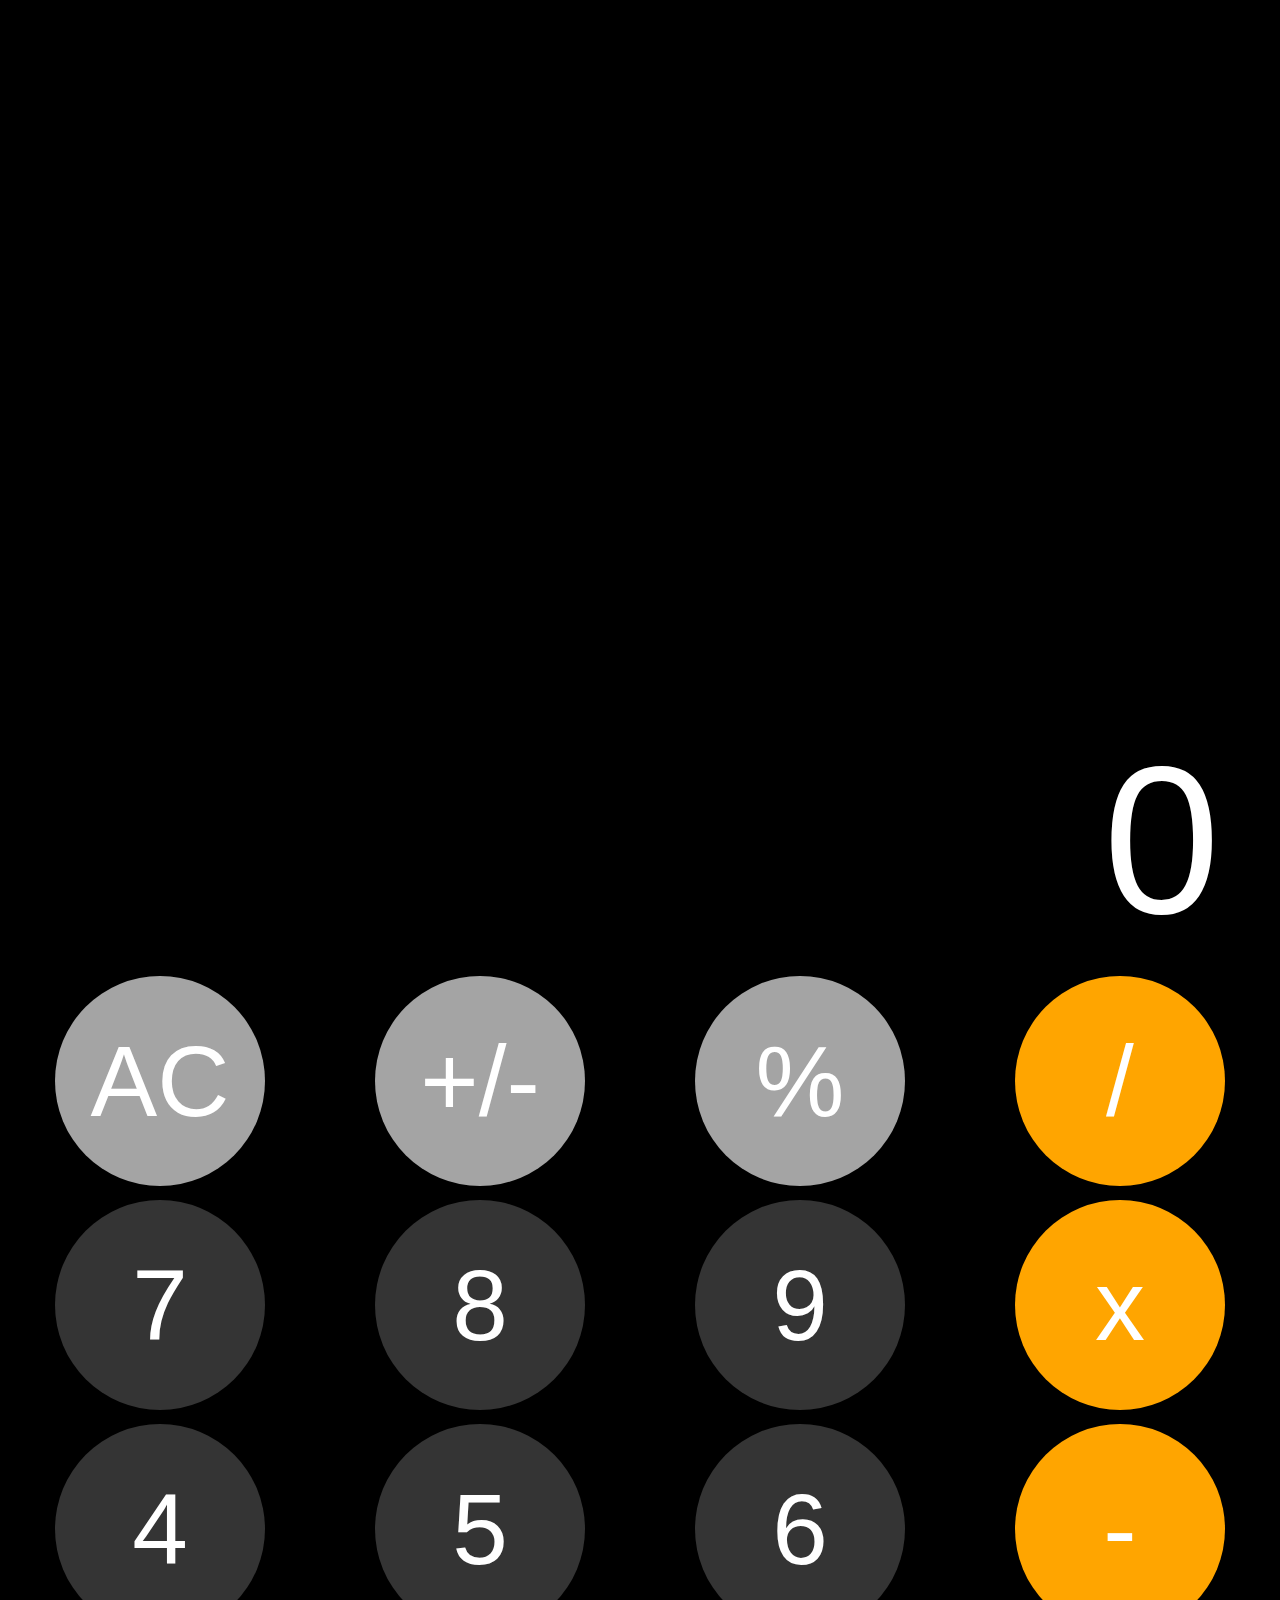
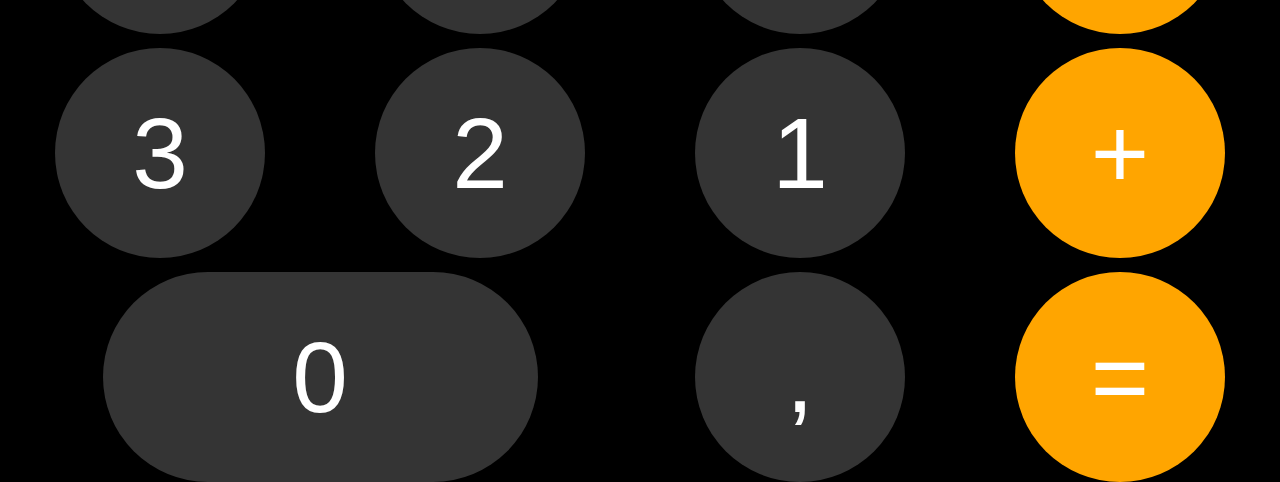
<file: iPhone_calculator/index.html>
<!DOCTYPE html>
<html>
<head>
    <link rel="stylesheet" href="style.css">
</head>
<body>
    <div class="container">
        <div class="result">
            <span>0</span>
        </div>

        <div class="buttons">
            <button class="item clear" >AC</button>
            <button class="item negative" value="+/-">+/-</button>
            <button class="item percent" value="%">%</button>
            <button class="item operator"  value="/">/</button>
            <button class="item num" value="7">7</button>
            <button class="item num" value="8">8</button>
            <button class="item num" value="9">9</button>
            <button class="item operator" id="multiplication" value="x">x</button>
            <button class="item num" value="4">4</button>
            <button class="item num" value="5">5</button>
            <button class="item num" value="6">6</button>
            <button class="item operator" id="minus" value="-">-</button>
            <button class="item num" value="3">3</button>
            <button class="item num" value="2">2</button>
            <button class="item num" value="1">1</button>
            <button class="item operator" id="add" value="+">+</button>
            <button class="item  zero" value="0">0</button>
            <button class="item num" value=",">,</button>
            <button class="item equal"value="=">=</button>
        </div>
    </div>

<script src="js.js"></script>

</body>
</html>
</file>
<file: iPhone_calculator/style.css>
* {
    padding:0;
    margin:0;
}
html , body #fullheight{
    min-height: 100% !important;
    height:100%;
    font-family: Arial, Helvetica, sans-serif;
    background-color: black;

}

.container{
    height: 100%;
    background-color: black;

}

.result{
    display: flex;
    justify-content: flex-end;
    align-items: flex-end;
    color: white;
    height: 39%;
}
.result span{
    margin-right: 60px;
    font-size: 210px;
    justify-self: flex-end;
    margin-top: 720px;
    
}

.buttons{
    width: 100%;
    height: 60%;
    background-color: black;
    display: grid;
    grid-template-columns: 25% 25% 25% 25%;

}

.item{
    display: flex;
    justify-content: center;
    align-items: center;
    font-size: 100px;
    color: white;
    border-radius: 100%;
    width:210px;
    height: 210px;
    padding:10px;
    cursor:pointer;
    align-self:center;
    justify-self: center;
    border: 0cm;
    margin-top: 14px;
}

.zero{
    background-color: #343434;
    width: 435px;
    border-radius: 135px;
    grid-column: span 2;
    border: none;
}

.num{
    background-color: #343434;
}
.operator, .equal{
    background-color: orange;
}
.percent, .clear, .negative{
    background-color: rgb(164, 164, 164);
}
</file>
